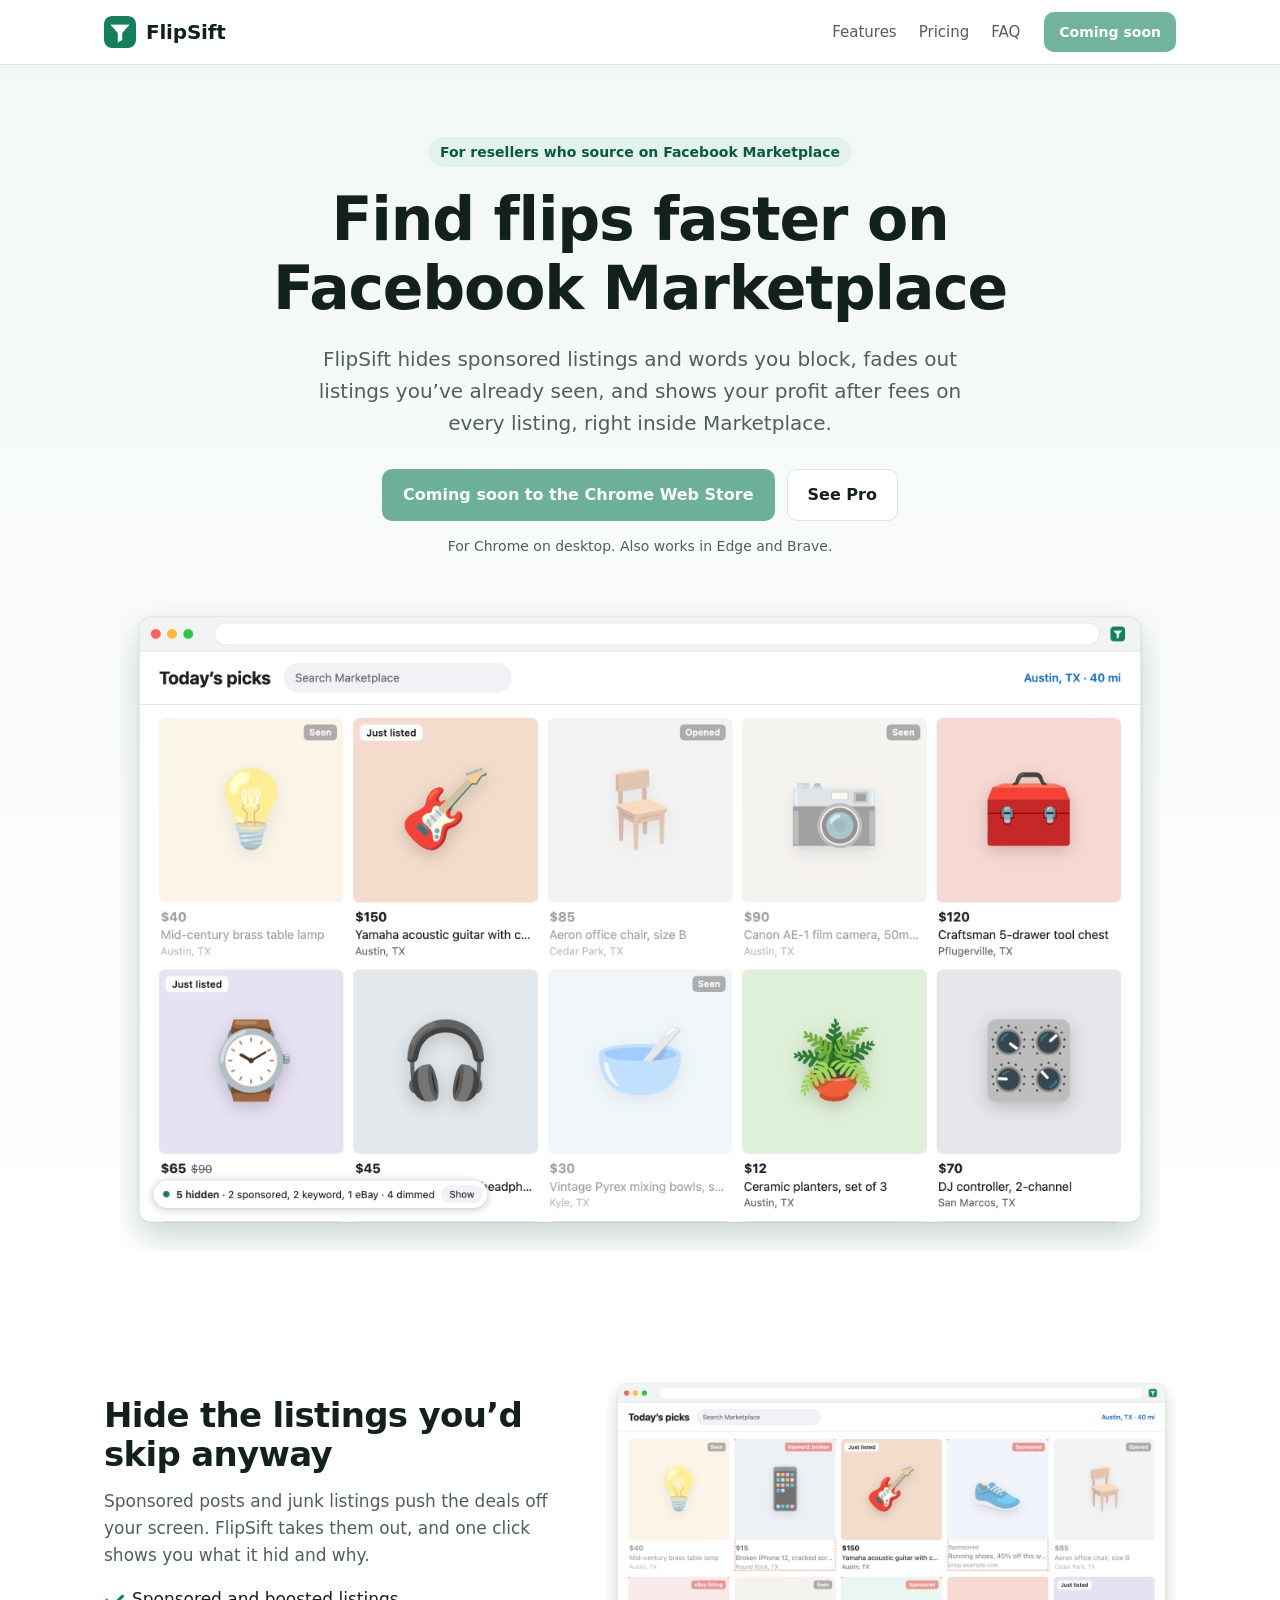
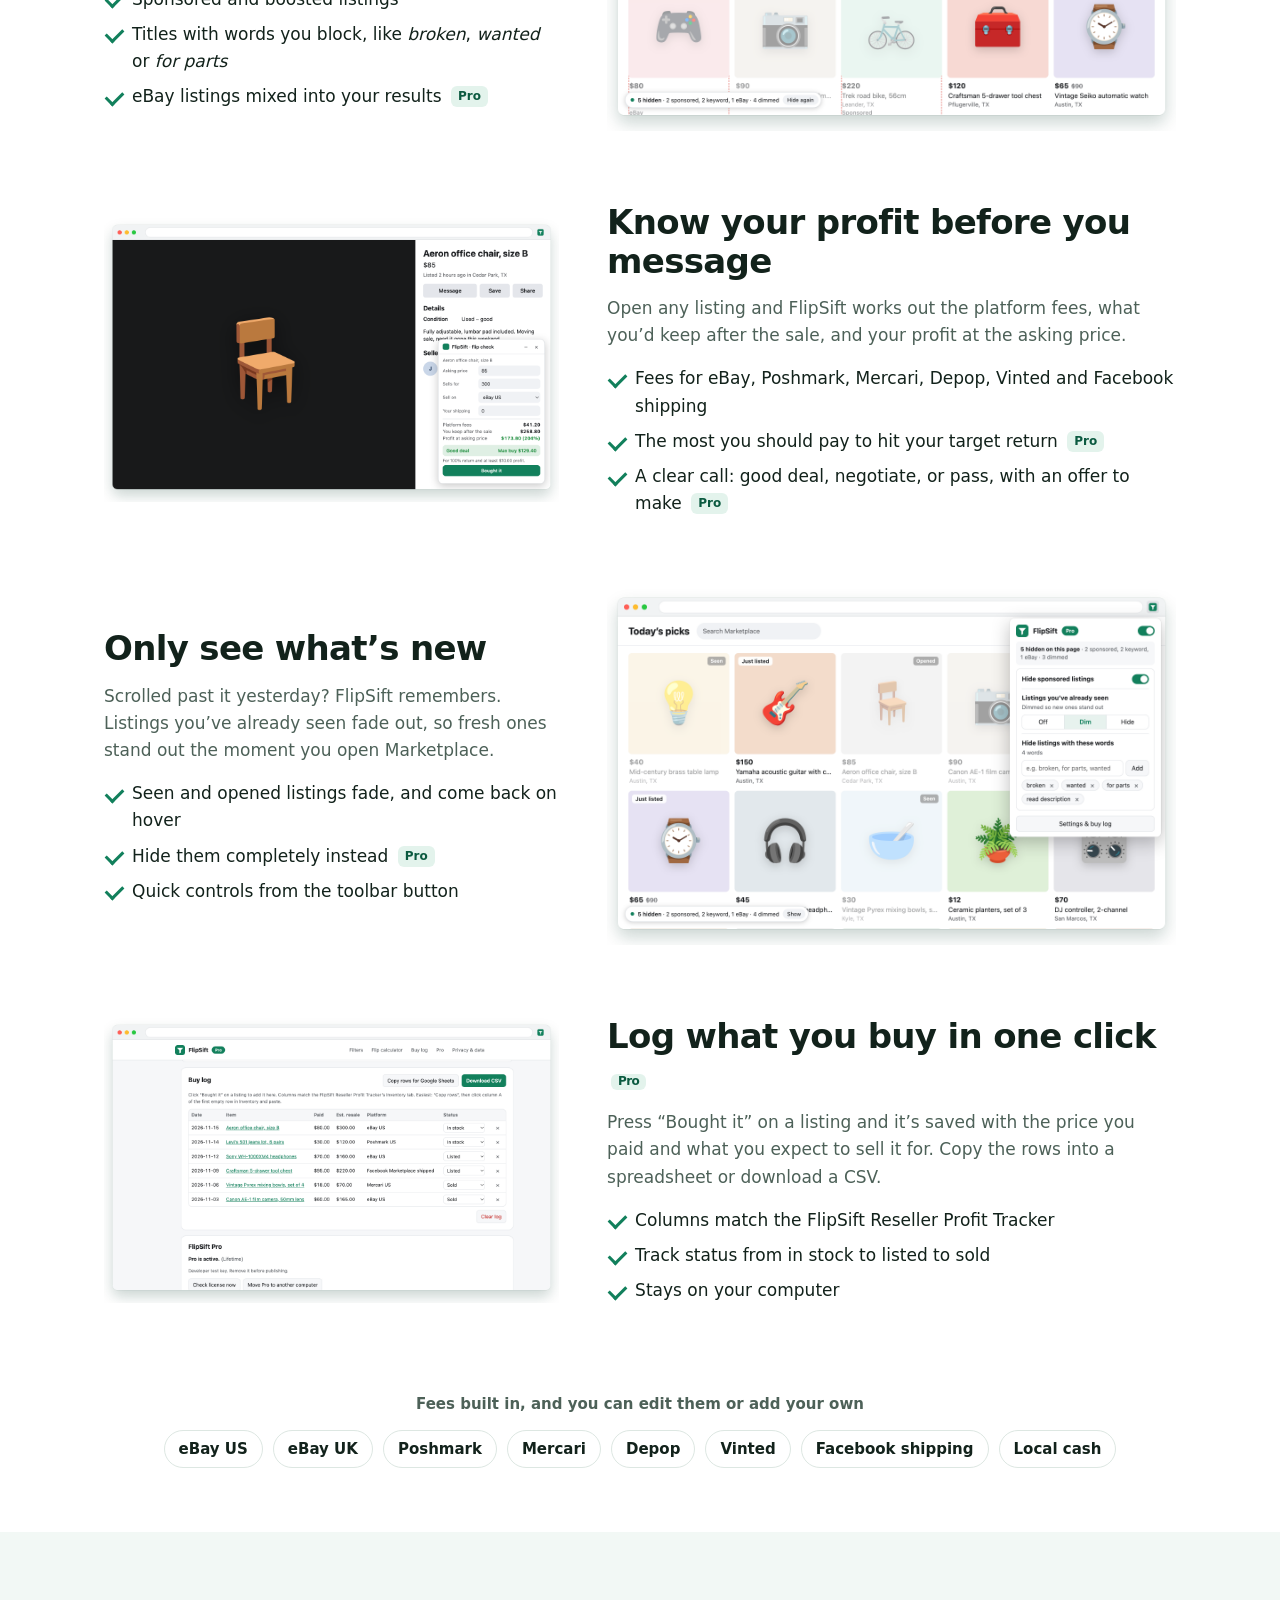
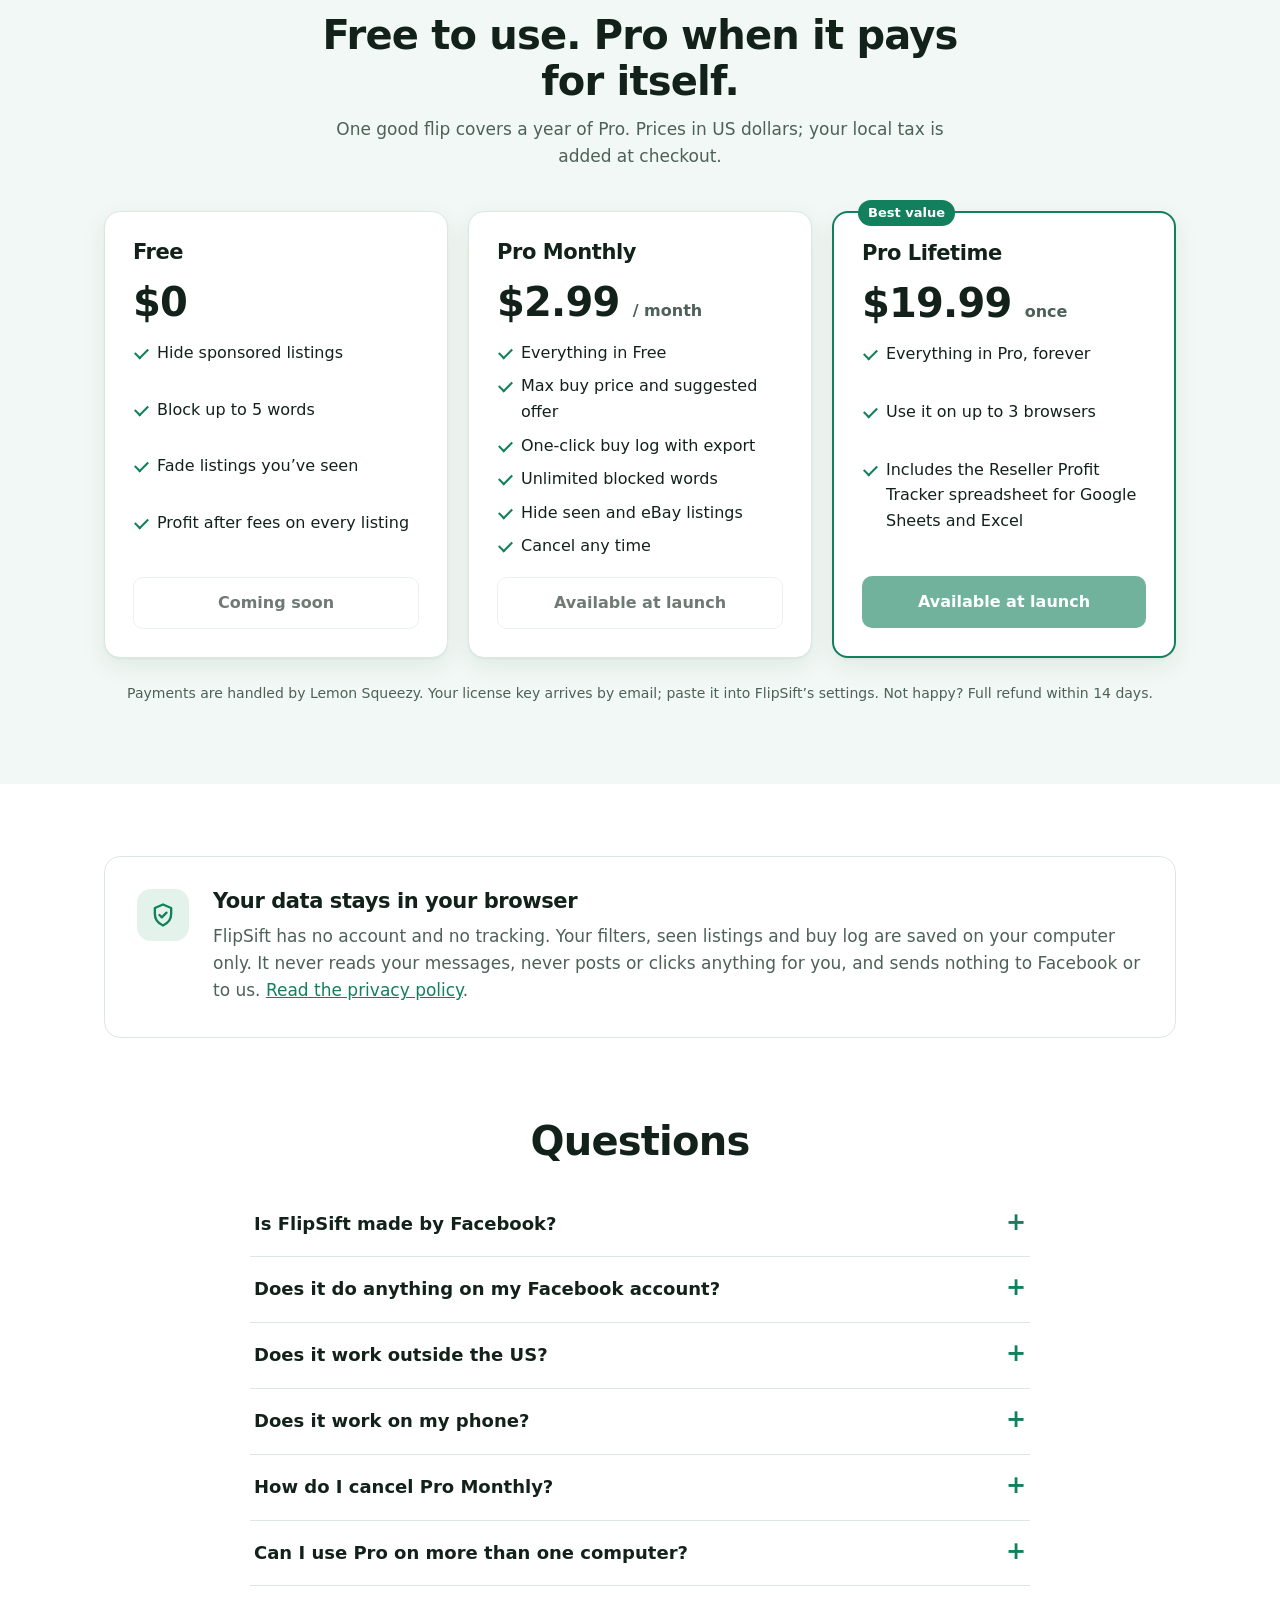
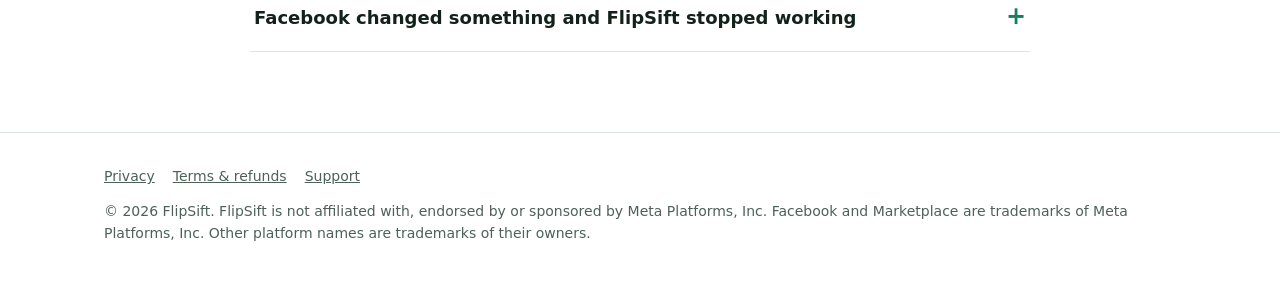
<file: index.html>
<!doctype html>
<html lang="en">
  <head>
    <meta charset="utf-8" />
    <meta name="viewport" content="width=device-width, initial-scale=1" />
    <title>FlipSift: Marketplace filter &amp; flip profit calculator</title>
    <meta name="description" content="A Chrome extension for resellers: hide sponsored listings and blocked words on Facebook Marketplace, dim listings you've already seen, and see your profit after eBay, Poshmark, Mercari or Depop fees on every listing." />
    <link rel="canonical" href="https://iamkelvinsaputra.github.io/flipsift/" />
    <link rel="icon" type="image/png" sizes="32x32" href="assets/icon-32.png" />
    <link rel="apple-touch-icon" href="assets/icon-128.png" />
    <meta property="og:type" content="website" />
    <meta property="og:title" content="FlipSift: find flips faster on Facebook Marketplace" />
    <meta property="og:description" content="Hide the clutter, skip listings you've seen, and know your profit after fees before you message the seller." />
    <meta property="og:url" content="https://iamkelvinsaputra.github.io/flipsift/" />
    <meta property="og:image" content="https://iamkelvinsaputra.github.io/flipsift/assets/og.png" />
    <meta property="og:image:width" content="1200" />
    <meta property="og:image:height" content="630" />
    <meta name="twitter:card" content="summary_large_image" />
    <meta name="theme-color" content="#12805c" />
    <link rel="stylesheet" href="style.css" />
    <script src="links.js" defer></script>
  </head>
  <body>
    <header class="site-head">
      <div class="wrap">
        <a class="logo" href="./"><img src="assets/icon-128.png" alt="" width="32" height="32" />FlipSift</a>
        <nav>
          <a href="#features">Features</a>
          <a href="#pricing">Pricing</a>
          <a href="#faq">FAQ</a>
        </nav>
        <a class="btn primary sm" data-link="chrome" data-soon="Coming soon">Add to Chrome</a>
      </div>
    </header>

    <main>
      <section class="hero">
        <div class="wrap">
          <span class="eyebrow">For resellers who source on Facebook Marketplace</span>
          <h1>Find flips faster on Facebook Marketplace</h1>
          <p class="lede">FlipSift hides sponsored listings and words you block, fades out listings you’ve already seen, and shows your profit after fees on every listing, right inside Marketplace.</p>
          <div class="ctas">
            <a class="btn primary" data-link="chrome" data-soon="Coming soon to the Chrome Web Store">Add to Chrome, it’s free</a>
            <a class="btn ghost" href="#pricing">See Pro</a>
          </div>
          <p class="note">For Chrome on desktop. Also works in Edge and Brave.</p>
          <img class="shot" src="assets/shot-clean.png" width="1280" height="800" alt="Marketplace with FlipSift: seen listings faded, and a counter showing 5 listings hidden: 2 sponsored, 2 keyword, 1 eBay." />
        </div>
      </section>

      <section class="features" id="features">
        <div class="wrap">
          <div class="feature">
            <div class="copy">
              <h2>Hide the listings you’d skip anyway</h2>
              <p>Sponsored posts and junk listings push the deals off your screen. FlipSift takes them out, and one click shows you what it hid and why.</p>
              <ul>
                <li>Sponsored and boosted listings</li>
                <li>Titles with words you block, like <em>broken</em>, <em>wanted</em> or <em>for parts</em></li>
                <li>eBay listings mixed into your results <span class="pro-tag">Pro</span></li>
              </ul>
            </div>
            <img src="assets/shot-reveal.png" width="1280" height="800" loading="lazy" alt="Hidden listings shown with red outlines and their reasons: Keyword: broken, Sponsored, eBay listing." />
          </div>

          <div class="feature">
            <div class="copy">
              <h2>Know your profit before you message</h2>
              <p>Open any listing and FlipSift works out the platform fees, what you’d keep after the sale, and your profit at the asking price.</p>
              <ul>
                <li>Fees for eBay, Poshmark, Mercari, Depop, Vinted and Facebook shipping</li>
                <li>The most you should pay to hit your target return <span class="pro-tag">Pro</span></li>
                <li>A clear call: good deal, negotiate, or pass, with an offer to make <span class="pro-tag">Pro</span></li>
              </ul>
            </div>
            <img src="assets/shot-item.png" width="1280" height="800" loading="lazy" alt="A listing for an office chair at $85 with the FlipSift panel: fees $41.20, keep $258.80, profit $173.80, Good deal, max buy $129.40." />
          </div>

          <div class="feature">
            <div class="copy">
              <h2>Only see what’s new</h2>
              <p>Scrolled past it yesterday? FlipSift remembers. Listings you’ve already seen fade out, so fresh ones stand out the moment you open Marketplace.</p>
              <ul>
                <li>Seen and opened listings fade, and come back on hover</li>
                <li>Hide them completely instead <span class="pro-tag">Pro</span></li>
                <li>Quick controls from the toolbar button</li>
              </ul>
            </div>
            <img src="assets/shot-popup.png" width="1280" height="800" loading="lazy" alt="The FlipSift toolbar popup showing 5 hidden on this page, the seen-listing setting, and blocked words." />
          </div>

          <div class="feature">
            <div class="copy">
              <h2>Log what you buy in one click <span class="pro-tag">Pro</span></h2>
              <p>Press “Bought it” on a listing and it’s saved with the price you paid and what you expect to sell it for. Copy the rows into a spreadsheet or download a CSV.</p>
              <ul>
                <li>Columns match the FlipSift Reseller Profit Tracker</li>
                <li>Track status from in stock to listed to sold</li>
                <li>Stays on your computer</li>
              </ul>
            </div>
            <img src="assets/shot-log.png" width="1280" height="800" loading="lazy" alt="The FlipSift buy log with six items, prices paid, estimated resale, platform and status." />
          </div>
        </div>
      </section>

      <section class="platforms">
        <div class="wrap">
          <p>Fees built in, and you can edit them or add your own</p>
          <ul>
            <li>eBay US</li>
            <li>eBay UK</li>
            <li>Poshmark</li>
            <li>Mercari</li>
            <li>Depop</li>
            <li>Vinted</li>
            <li>Facebook shipping</li>
            <li>Local cash</li>
          </ul>
        </div>
      </section>

      <section class="pricing" id="pricing">
        <div class="wrap">
          <div class="head">
            <h2>Free to use. Pro when it pays for itself.</h2>
            <p>One good flip covers a year of Pro. Prices in US dollars; your local tax is added at checkout.</p>
          </div>
          <div class="plans">
            <div class="plan">
              <h3>Free</h3>
              <div class="price">$0</div>
              <ul>
                <li>Hide sponsored listings</li>
                <li>Block up to 5 words</li>
                <li>Fade listings you’ve seen</li>
                <li>Profit after fees on every listing</li>
              </ul>
              <a class="btn ghost" data-link="chrome" data-soon="Coming soon">Add to Chrome</a>
            </div>
            <div class="plan">
              <h3>Pro Monthly</h3>
              <div class="price">$2.99 <span>/ month</span></div>
              <ul>
                <li>Everything in Free</li>
                <li>Max buy price and suggested offer</li>
                <li>One-click buy log with export</li>
                <li>Unlimited blocked words</li>
                <li>Hide seen and eBay listings</li>
                <li>Cancel any time</li>
              </ul>
              <a class="btn ghost" data-link="monthly" data-soon="Available at launch">Get Pro Monthly</a>
            </div>
            <div class="plan best">
              <h3>Pro Lifetime</h3>
              <div class="price">$19.99 <span>once</span></div>
              <ul>
                <li>Everything in Pro, forever</li>
                <li>Use it on up to 3 browsers</li>
                <li>Includes the Reseller Profit Tracker spreadsheet for Google Sheets and Excel</li>
              </ul>
              <a class="btn primary" data-link="lifetime" data-soon="Available at launch">Get Pro Lifetime</a>
            </div>
          </div>
          <p class="muted small" style="text-align:center;margin-top:24px">Payments are handled by Lemon Squeezy. Your license key arrives by email; paste it into FlipSift’s settings. Not happy? Full refund within 14 days.</p>
        </div>
      </section>

      <section class="privacy-band">
        <div class="wrap">
          <div class="box">
            <div class="icon" aria-hidden="true">
              <svg viewBox="0 0 24 24" fill="none" stroke-width="2" stroke-linecap="round" stroke-linejoin="round"><path d="M12 3l7 3v5c0 4.5-3 8.3-7 10-4-1.7-7-5.5-7-10V6l7-3z" /><path d="M9 12l2 2 4-4" /></svg>
            </div>
            <div>
              <h3>Your data stays in your browser</h3>
              <p>FlipSift has no account and no tracking. Your filters, seen listings and buy log are saved on your computer only. It never reads your messages, never posts or clicks anything for you, and sends nothing to Facebook or to us. <a href="privacy.html">Read the privacy policy</a>.</p>
            </div>
          </div>
        </div>
      </section>

      <section class="faq" id="faq">
        <div class="wrap">
          <h2>Questions</h2>
          <details>
            <summary>Is FlipSift made by Facebook?</summary>
            <p>No. FlipSift is an independent tool. It isn’t affiliated with, endorsed by or sponsored by Meta, Facebook, eBay or any other platform it mentions.</p>
          </details>
          <details>
            <summary>Does it do anything on my Facebook account?</summary>
            <p>No. It only changes what Marketplace pages look like in your own browser, the way an ad blocker does. It never sends messages, clicks buttons, posts or changes anything on your account.</p>
          </details>
          <details>
            <summary>Does it work outside the US?</summary>
            <p>Yes. FlipSift works on Marketplace in any country and reads prices in any currency, including £, € and Rp. The built-in fees cover US and UK selling platforms, and you can add your own.</p>
          </details>
          <details>
            <summary>Does it work on my phone?</summary>
            <p>Not yet. It’s a browser extension for Chrome on a computer. It also works in Edge and Brave.</p>
          </details>
          <details>
            <summary>How do I cancel Pro Monthly?</summary>
            <p>Use the link in your Lemon Squeezy receipt email to manage or cancel your subscription. Pro keeps working until the end of the month you paid for.</p>
          </details>
          <details>
            <summary>Can I use Pro on more than one computer?</summary>
            <p>Yes, on up to 3 browsers. To move it, choose “Move Pro to another computer” in FlipSift’s settings, then enter your key on the new one.</p>
          </details>
          <details>
            <summary>Facebook changed something and FlipSift stopped working</summary>
            <p>Facebook changes its pages often. Updates usually reach you automatically within a few days. You can also <a data-link="support" data-soon="tell us">tell us</a> what you see.</p>
          </details>
        </div>
      </section>
    </main>

    <footer class="site-foot">
      <div class="wrap">
        <nav>
          <a href="privacy.html">Privacy</a>
          <a href="terms.html">Terms &amp; refunds</a>
          <a data-link="support" data-soon="Support">Support</a>
        </nav>
        <p>© <span id="year">2026</span> FlipSift. FlipSift is not affiliated with, endorsed by or sponsored by Meta Platforms, Inc. Facebook and Marketplace are trademarks of Meta Platforms, Inc. Other platform names are trademarks of their owners.</p>
      </div>
    </footer>
  </body>
</html>
</file>
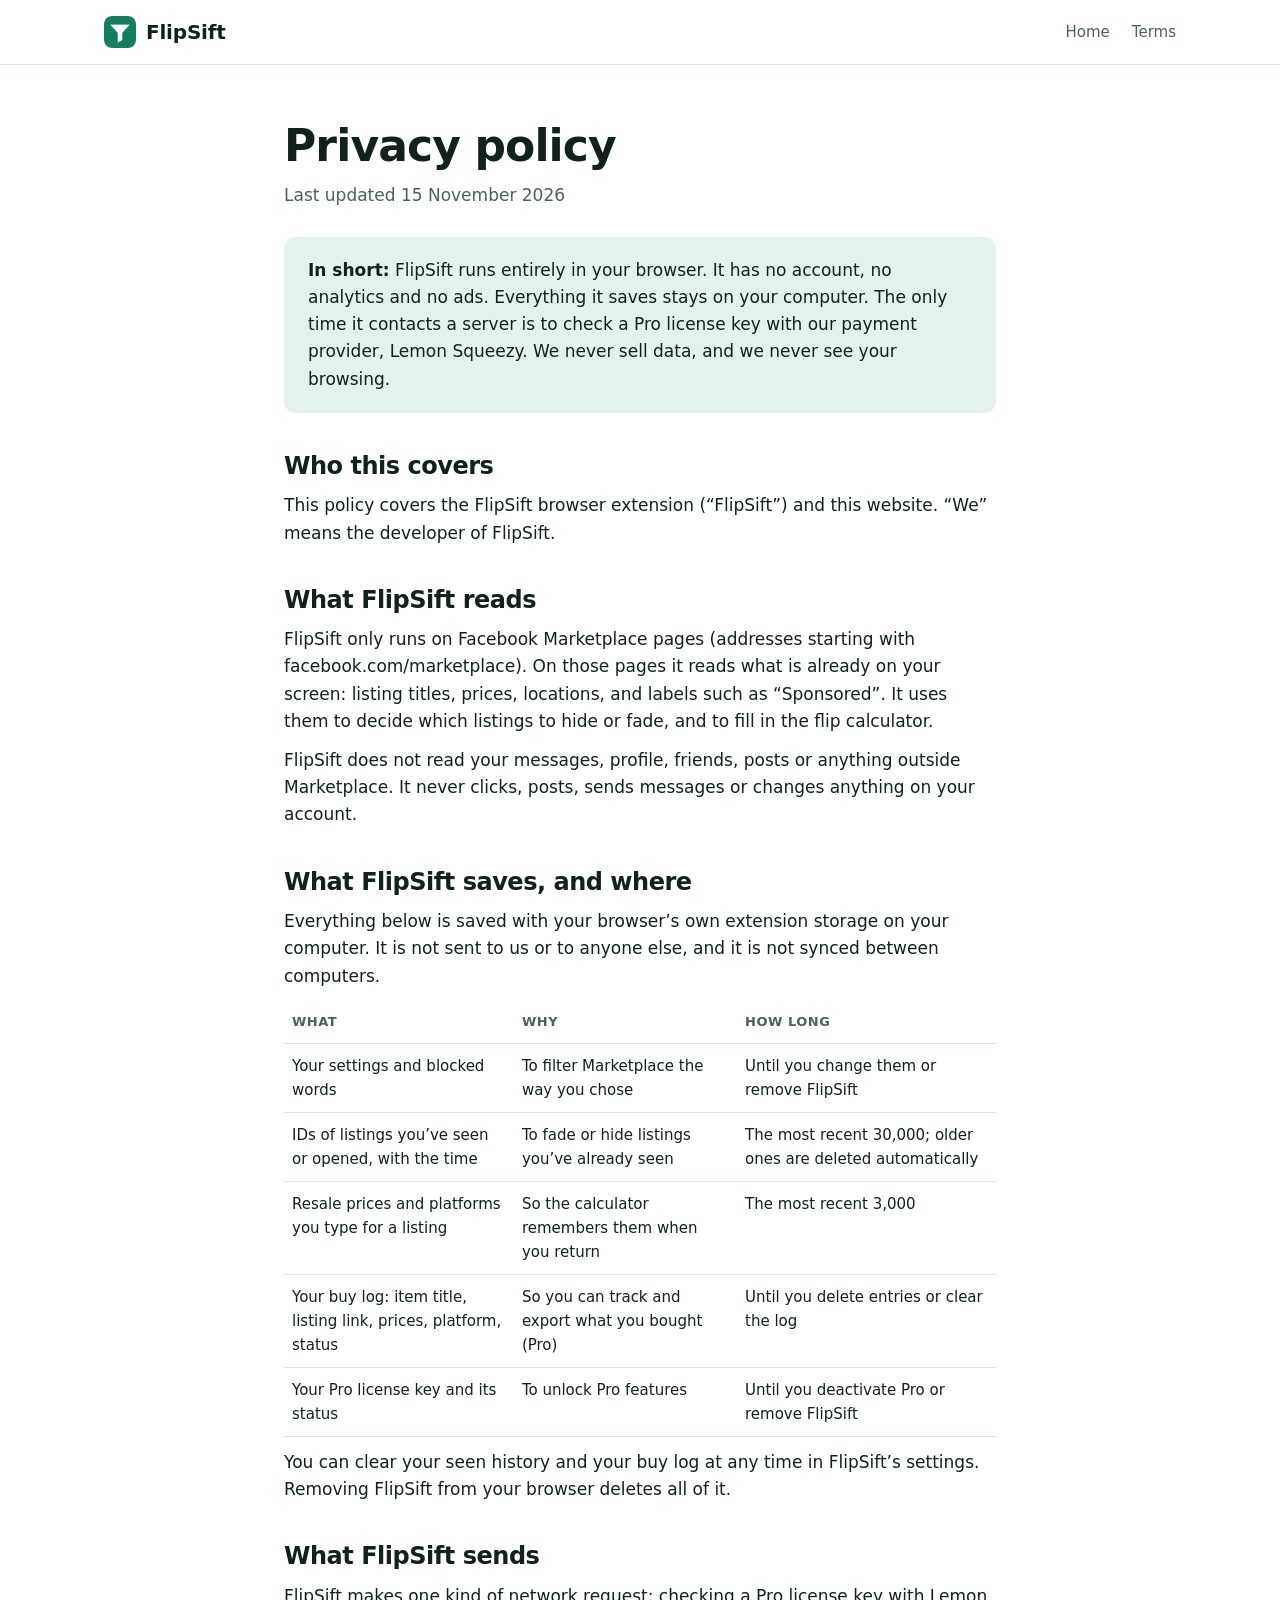
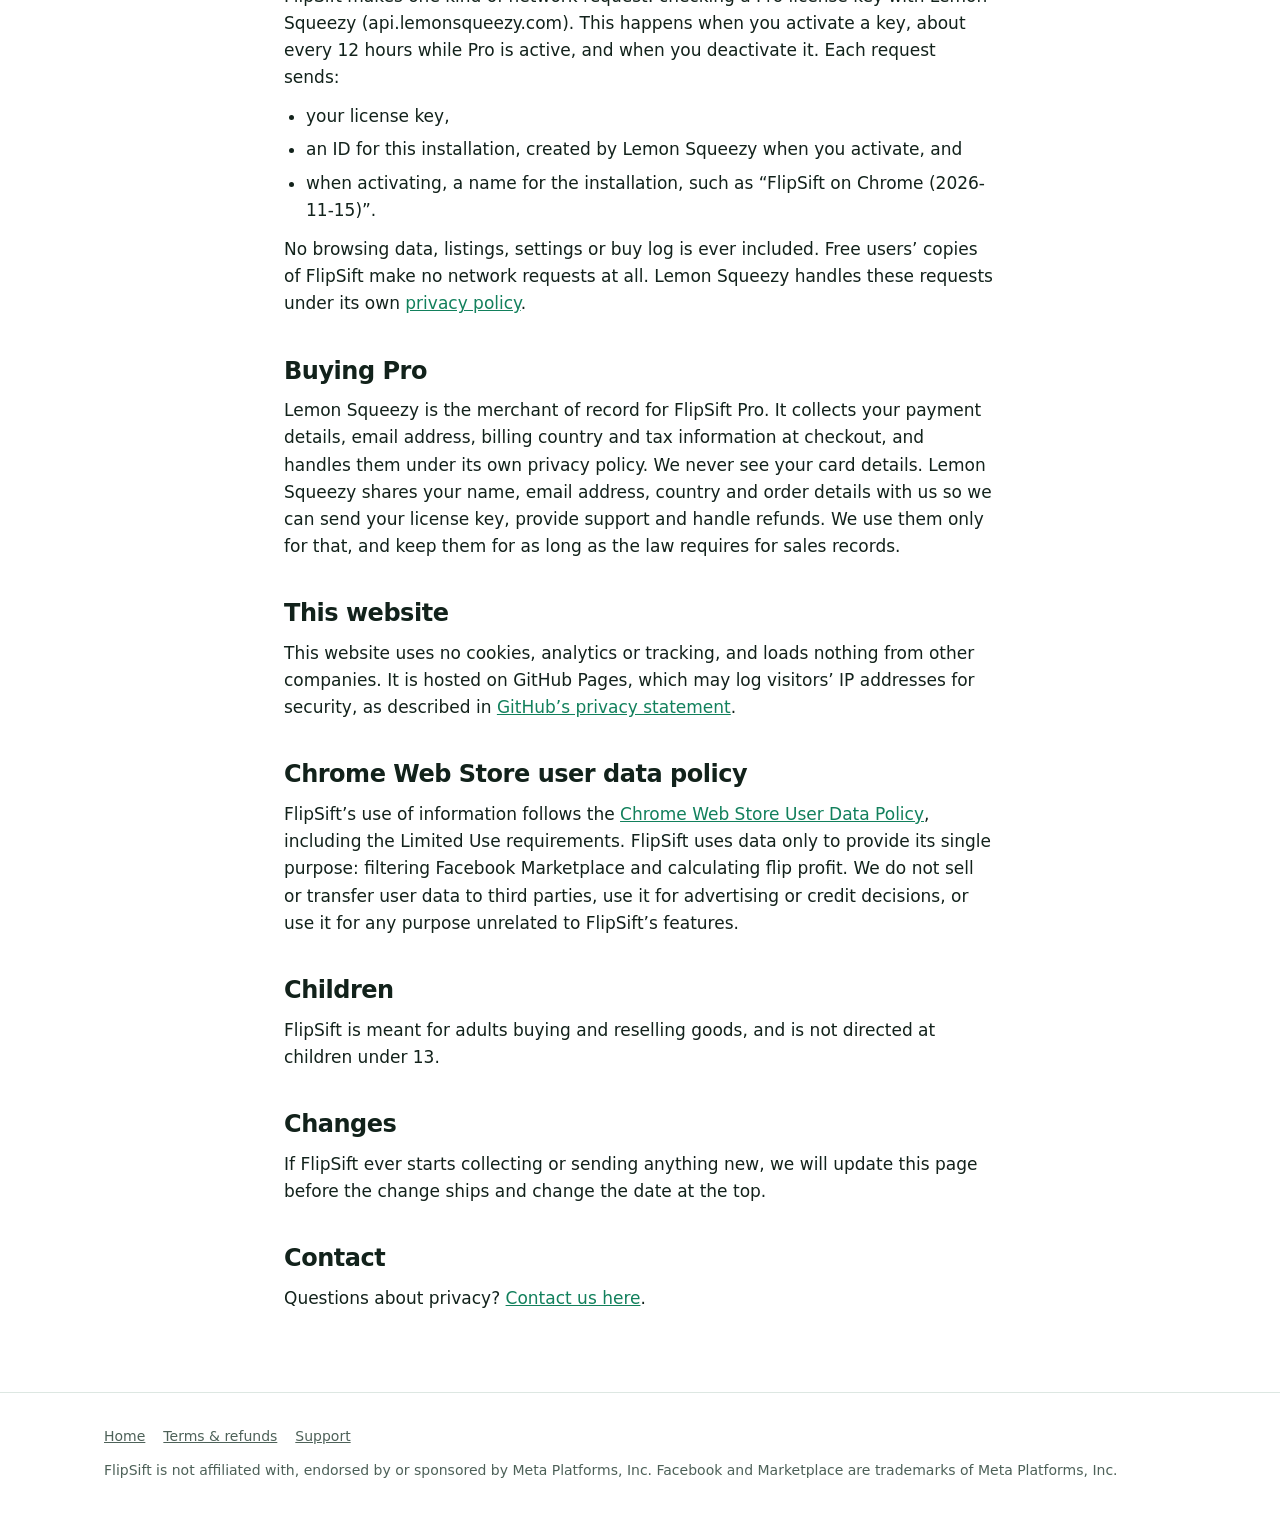
<file: privacy.html>
<!doctype html>
<html lang="en">
  <head>
    <meta charset="utf-8" />
    <meta name="viewport" content="width=device-width, initial-scale=1" />
    <title>FlipSift privacy policy</title>
    <meta name="description" content="What the FlipSift browser extension and website collect, store and send." />
    <link rel="canonical" href="https://iamkelvinsaputra.github.io/flipsift/privacy.html" />
    <link rel="icon" type="image/png" sizes="32x32" href="assets/icon-32.png" />
    <link rel="stylesheet" href="style.css" />
    <script src="links.js" defer></script>
  </head>
  <body>
    <header class="site-head">
      <div class="wrap">
        <a class="logo" href="./"><img src="assets/icon-128.png" alt="" width="32" height="32" />FlipSift</a>
        <nav><a class="keep" href="./">Home</a><a href="terms.html">Terms</a></nav>
      </div>
    </header>

    <main class="legal">
      <div class="wrap">
        <h1>Privacy policy</h1>
        <p class="updated">Last updated 15 November 2026</p>

        <div class="summary">
          <p><strong>In short:</strong> FlipSift runs entirely in your browser. It has no account, no analytics and no ads. Everything it saves stays on your computer. The only time it contacts a server is to check a Pro license key with our payment provider, Lemon Squeezy. We never sell data, and we never see your browsing.</p>
        </div>

        <h2>Who this covers</h2>
        <p>This policy covers the FlipSift browser extension (“FlipSift”) and this website. “We” means the developer of FlipSift.</p>

        <h2>What FlipSift reads</h2>
        <p>FlipSift only runs on Facebook Marketplace pages (addresses starting with facebook.com/marketplace). On those pages it reads what is already on your screen: listing titles, prices, locations, and labels such as “Sponsored”. It uses them to decide which listings to hide or fade, and to fill in the flip calculator.</p>
        <p>FlipSift does not read your messages, profile, friends, posts or anything outside Marketplace. It never clicks, posts, sends messages or changes anything on your account.</p>

        <h2>What FlipSift saves, and where</h2>
        <p>Everything below is saved with your browser’s own extension storage on your computer. It is not sent to us or to anyone else, and it is not synced between computers.</p>
        <table>
          <thead><tr><th>What</th><th>Why</th><th>How long</th></tr></thead>
          <tbody>
            <tr><td>Your settings and blocked words</td><td>To filter Marketplace the way you chose</td><td>Until you change them or remove FlipSift</td></tr>
            <tr><td>IDs of listings you’ve seen or opened, with the time</td><td>To fade or hide listings you’ve already seen</td><td>The most recent 30,000; older ones are deleted automatically</td></tr>
            <tr><td>Resale prices and platforms you type for a listing</td><td>So the calculator remembers them when you return</td><td>The most recent 3,000</td></tr>
            <tr><td>Your buy log: item title, listing link, prices, platform, status</td><td>So you can track and export what you bought (Pro)</td><td>Until you delete entries or clear the log</td></tr>
            <tr><td>Your Pro license key and its status</td><td>To unlock Pro features</td><td>Until you deactivate Pro or remove FlipSift</td></tr>
          </tbody>
        </table>
        <p>You can clear your seen history and your buy log at any time in FlipSift’s settings. Removing FlipSift from your browser deletes all of it.</p>

        <h2>What FlipSift sends</h2>
        <p>FlipSift makes one kind of network request: checking a Pro license key with Lemon Squeezy (api.lemonsqueezy.com). This happens when you activate a key, about every 12 hours while Pro is active, and when you deactivate it. Each request sends:</p>
        <ul>
          <li>your license key,</li>
          <li>an ID for this installation, created by Lemon Squeezy when you activate, and</li>
          <li>when activating, a name for the installation, such as “FlipSift on Chrome (2026-11-15)”.</li>
        </ul>
        <p>No browsing data, listings, settings or buy log is ever included. Free users’ copies of FlipSift make no network requests at all. Lemon Squeezy handles these requests under its own <a href="https://www.lemonsqueezy.com/privacy" rel="noopener">privacy policy</a>.</p>

        <h2>Buying Pro</h2>
        <p>Lemon Squeezy is the merchant of record for FlipSift Pro. It collects your payment details, email address, billing country and tax information at checkout, and handles them under its own privacy policy. We never see your card details. Lemon Squeezy shares your name, email address, country and order details with us so we can send your license key, provide support and handle refunds. We use them only for that, and keep them for as long as the law requires for sales records.</p>

        <h2>This website</h2>
        <p>This website uses no cookies, analytics or tracking, and loads nothing from other companies. It is hosted on GitHub Pages, which may log visitors’ IP addresses for security, as described in <a href="https://docs.github.com/en/site-policy/privacy-policies/github-general-privacy-statement" rel="noopener">GitHub’s privacy statement</a>.</p>

        <h2>Chrome Web Store user data policy</h2>
        <p>FlipSift’s use of information follows the <a href="https://developer.chrome.com/docs/webstore/program-policies/user-data-faq" rel="noopener">Chrome Web Store User Data Policy</a>, including the Limited Use requirements. FlipSift uses data only to provide its single purpose: filtering Facebook Marketplace and calculating flip profit. We do not sell or transfer user data to third parties, use it for advertising or credit decisions, or use it for any purpose unrelated to FlipSift’s features.</p>

        <h2>Children</h2>
        <p>FlipSift is meant for adults buying and reselling goods, and is not directed at children under 13.</p>

        <h2>Changes</h2>
        <p>If FlipSift ever starts collecting or sending anything new, we will update this page before the change ships and change the date at the top.</p>

        <h2>Contact</h2>
        <p>Questions about privacy? <a data-link="support" data-soon="Contact details coming soon">Contact us here</a>.</p>
      </div>
    </main>

    <footer class="site-foot">
      <div class="wrap">
        <nav><a href="./">Home</a><a href="terms.html">Terms &amp; refunds</a><a data-link="support" data-soon="Support">Support</a></nav>
        <p>FlipSift is not affiliated with, endorsed by or sponsored by Meta Platforms, Inc. Facebook and Marketplace are trademarks of Meta Platforms, Inc.</p>
      </div>
    </footer>
  </body>
</html>
</file>
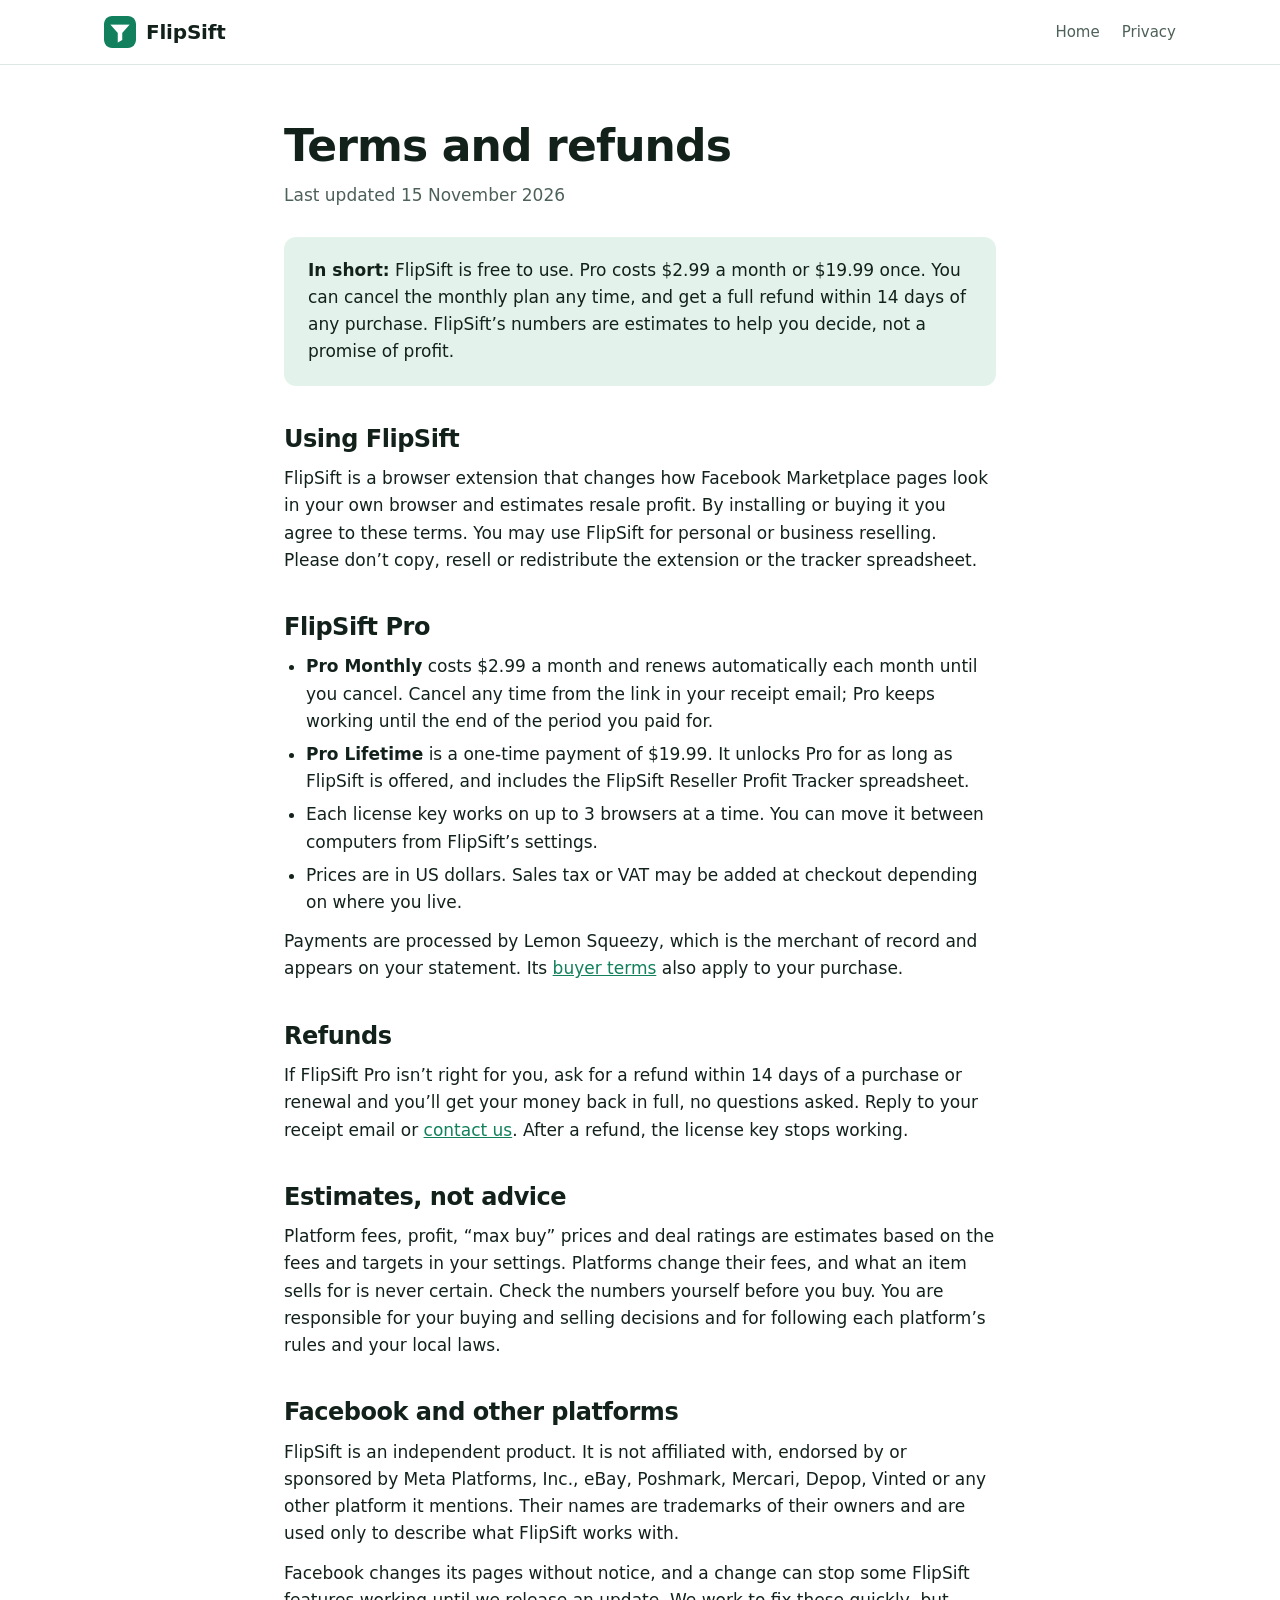
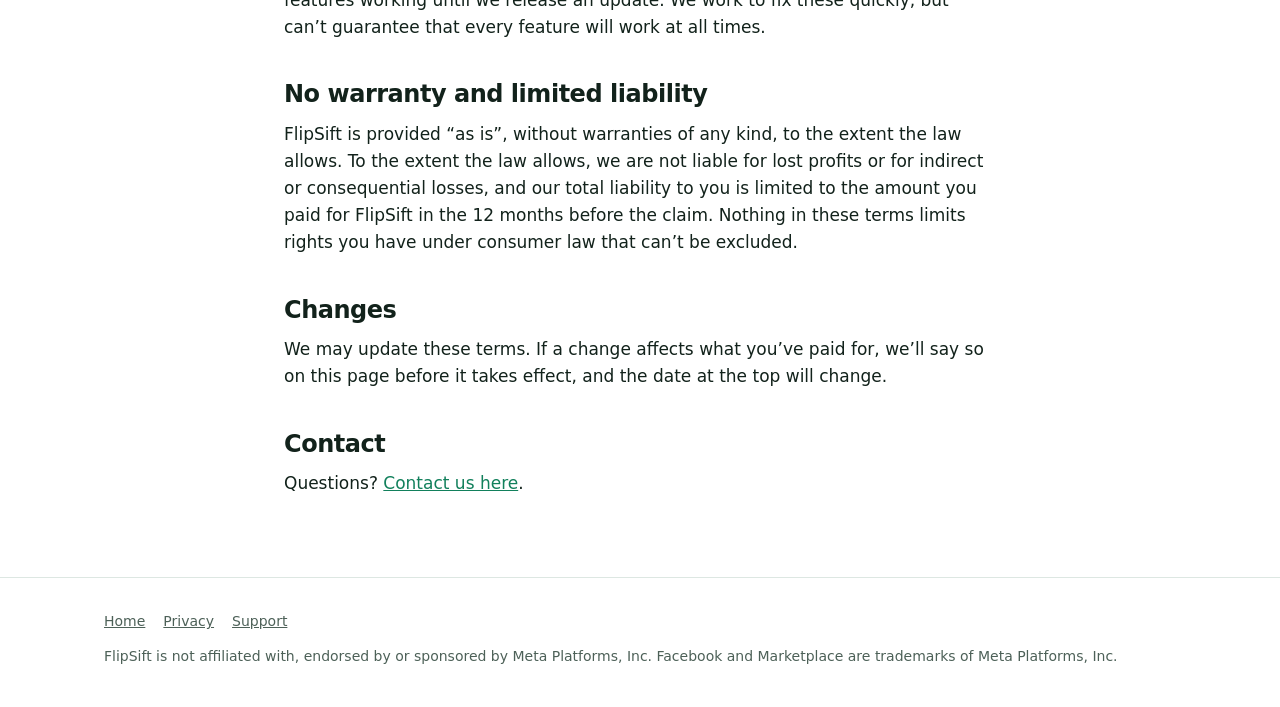
<file: terms.html>
<!doctype html>
<html lang="en">
  <head>
    <meta charset="utf-8" />
    <meta name="viewport" content="width=device-width, initial-scale=1" />
    <title>FlipSift terms and refunds</title>
    <meta name="description" content="Terms of use, subscription and refund policy for FlipSift and FlipSift Pro." />
    <link rel="canonical" href="https://iamkelvinsaputra.github.io/flipsift/terms.html" />
    <link rel="icon" type="image/png" sizes="32x32" href="assets/icon-32.png" />
    <link rel="stylesheet" href="style.css" />
    <script src="links.js" defer></script>
  </head>
  <body>
    <header class="site-head">
      <div class="wrap">
        <a class="logo" href="./"><img src="assets/icon-128.png" alt="" width="32" height="32" />FlipSift</a>
        <nav><a class="keep" href="./">Home</a><a href="privacy.html">Privacy</a></nav>
      </div>
    </header>

    <main class="legal">
      <div class="wrap">
        <h1>Terms and refunds</h1>
        <p class="updated">Last updated 15 November 2026</p>

        <div class="summary">
          <p><strong>In short:</strong> FlipSift is free to use. Pro costs $2.99 a month or $19.99 once. You can cancel the monthly plan any time, and get a full refund within 14 days of any purchase. FlipSift’s numbers are estimates to help you decide, not a promise of profit.</p>
        </div>

        <h2>Using FlipSift</h2>
        <p>FlipSift is a browser extension that changes how Facebook Marketplace pages look in your own browser and estimates resale profit. By installing or buying it you agree to these terms. You may use FlipSift for personal or business reselling. Please don’t copy, resell or redistribute the extension or the tracker spreadsheet.</p>

        <h2>FlipSift Pro</h2>
        <ul>
          <li><strong>Pro Monthly</strong> costs $2.99 a month and renews automatically each month until you cancel. Cancel any time from the link in your receipt email; Pro keeps working until the end of the period you paid for.</li>
          <li><strong>Pro Lifetime</strong> is a one-time payment of $19.99. It unlocks Pro for as long as FlipSift is offered, and includes the FlipSift Reseller Profit Tracker spreadsheet.</li>
          <li>Each license key works on up to 3 browsers at a time. You can move it between computers from FlipSift’s settings.</li>
          <li>Prices are in US dollars. Sales tax or VAT may be added at checkout depending on where you live.</li>
        </ul>
        <p>Payments are processed by Lemon Squeezy, which is the merchant of record and appears on your statement. Its <a href="https://www.lemonsqueezy.com/buyer-terms" rel="noopener">buyer terms</a> also apply to your purchase.</p>

        <h2>Refunds</h2>
        <p>If FlipSift Pro isn’t right for you, ask for a refund within 14 days of a purchase or renewal and you’ll get your money back in full, no questions asked. Reply to your receipt email or <a data-link="support" data-soon="contact us">contact us</a>. After a refund, the license key stops working.</p>

        <h2>Estimates, not advice</h2>
        <p>Platform fees, profit, “max buy” prices and deal ratings are estimates based on the fees and targets in your settings. Platforms change their fees, and what an item sells for is never certain. Check the numbers yourself before you buy. You are responsible for your buying and selling decisions and for following each platform’s rules and your local laws.</p>

        <h2>Facebook and other platforms</h2>
        <p>FlipSift is an independent product. It is not affiliated with, endorsed by or sponsored by Meta Platforms, Inc., eBay, Poshmark, Mercari, Depop, Vinted or any other platform it mentions. Their names are trademarks of their owners and are used only to describe what FlipSift works with.</p>
        <p>Facebook changes its pages without notice, and a change can stop some FlipSift features working until we release an update. We work to fix these quickly, but can’t guarantee that every feature will work at all times.</p>

        <h2>No warranty and limited liability</h2>
        <p>FlipSift is provided “as is”, without warranties of any kind, to the extent the law allows. To the extent the law allows, we are not liable for lost profits or for indirect or consequential losses, and our total liability to you is limited to the amount you paid for FlipSift in the 12 months before the claim. Nothing in these terms limits rights you have under consumer law that can’t be excluded.</p>

        <h2>Changes</h2>
        <p>We may update these terms. If a change affects what you’ve paid for, we’ll say so on this page before it takes effect, and the date at the top will change.</p>

        <h2>Contact</h2>
        <p>Questions? <a data-link="support" data-soon="Contact details coming soon">Contact us here</a>.</p>
      </div>
    </main>

    <footer class="site-foot">
      <div class="wrap">
        <nav><a href="./">Home</a><a href="privacy.html">Privacy</a><a data-link="support" data-soon="Support">Support</a></nav>
        <p>FlipSift is not affiliated with, endorsed by or sponsored by Meta Platforms, Inc. Facebook and Marketplace are trademarks of Meta Platforms, Inc.</p>
      </div>
    </footer>
  </body>
</html>
</file>
<file: style.css>
/* FlipSift website. System fonts only, so the site makes no third-party requests. */
:root {
  --bg: #ffffff;
  --bg-soft: #f2f8f5;
  --fg: #12221b;
  --muted: #4d6158;
  --line: #dde7e2;
  --accent: #12805c;
  --accent-strong: #0b5a40;
  --accent-ink: #ffffff;
  --accent-soft: #e3f3ec;
  --card: #ffffff;
  --shadow: 0 1px 2px rgba(11, 61, 44, 0.06), 0 8px 24px rgba(11, 61, 44, 0.08);
  color-scheme: light;
}
@media (prefers-color-scheme: dark) {
  :root:not([data-theme="light"]) {
    --bg: #0f1613;
    --bg-soft: #14201b;
    --fg: #e6efea;
    --muted: #a5b8af;
    --line: #26352e;
    --accent: #34c08a;
    --accent-strong: #5fd6a5;
    --accent-ink: #062016;
    --accent-soft: #173327;
    --card: #16211c;
    --shadow: 0 1px 2px rgba(0, 0, 0, 0.3), 0 8px 24px rgba(0, 0, 0, 0.3);
    color-scheme: dark;
  }
}
:root[data-theme="dark"] {
  --bg: #0f1613;
  --bg-soft: #14201b;
  --fg: #e6efea;
  --muted: #a5b8af;
  --line: #26352e;
  --accent: #34c08a;
  --accent-strong: #5fd6a5;
  --accent-ink: #062016;
  --accent-soft: #173327;
  --card: #16211c;
  --shadow: 0 1px 2px rgba(0, 0, 0, 0.3), 0 8px 24px rgba(0, 0, 0, 0.3);
  color-scheme: dark;
}

* { box-sizing: border-box; }
html { scroll-behavior: smooth; -webkit-text-size-adjust: 100%; }
body {
  margin: 0;
  background: var(--bg);
  color: var(--fg);
  font: 17px/1.6 system-ui, -apple-system, "Segoe UI", Roboto, "Helvetica Neue", Arial, sans-serif;
}
img { max-width: 100%; height: auto; display: block; }
a { color: var(--accent); }
a:hover { color: var(--accent-strong); }
h1, h2, h3 { line-height: 1.15; letter-spacing: -0.02em; margin: 0; }
h1 { font-size: clamp(36px, 6vw, 60px); font-weight: 800; }
h2 { font-size: clamp(28px, 4vw, 40px); font-weight: 800; }
h3 { font-size: 21px; font-weight: 700; }
p { margin: 0; }
.wrap { max-width: 1120px; margin: 0 auto; padding: 0 24px; }
.muted { color: var(--muted); }
.small { font-size: 14px; }

/* header */
.site-head { position: sticky; top: 0; z-index: 10; background: color-mix(in srgb, var(--bg) 88%, transparent); backdrop-filter: blur(10px); border-bottom: 1px solid var(--line); }
.site-head .wrap { display: flex; align-items: center; gap: 24px; height: 64px; }
.logo { display: flex; align-items: center; gap: 10px; font-weight: 800; font-size: 20px; color: var(--fg); text-decoration: none; letter-spacing: -0.01em; }
.logo img { width: 32px; height: 32px; border-radius: 8px; }
.site-head nav { display: flex; gap: 22px; margin-left: auto; }
.site-head nav a { color: var(--muted); text-decoration: none; font-size: 15px; font-weight: 500; }
.site-head nav a:hover { color: var(--fg); }

/* buttons */
.btn {
  display: inline-flex; align-items: center; justify-content: center; gap: 8px;
  padding: 12px 20px; border-radius: 10px; font-weight: 700; font-size: 16px;
  text-decoration: none; border: 1px solid transparent; cursor: pointer; white-space: nowrap;
}
.btn.primary { background: var(--accent); color: var(--accent-ink); }
.btn.primary:hover { background: var(--accent-strong); color: var(--accent-ink); }
.btn.ghost { border-color: var(--line); color: var(--fg); background: var(--card); }
.btn.ghost:hover { border-color: var(--accent); color: var(--accent); }
.btn.sm { padding: 8px 14px; font-size: 14px; }
.btn.soon { opacity: 0.6; cursor: default; pointer-events: none; }

/* hero */
.hero { padding: 72px 0 32px; text-align: center; background: linear-gradient(180deg, var(--bg-soft), var(--bg)); }
.hero .eyebrow { display: inline-block; padding: 4px 12px; border-radius: 999px; background: var(--accent-soft); color: var(--accent-strong); font-weight: 700; font-size: 14px; margin-bottom: 18px; }
.hero h1 { max-width: 860px; margin: 0 auto; }
.hero .lede { max-width: 680px; margin: 20px auto 0; font-size: 20px; color: var(--muted); }
.hero .ctas { display: flex; flex-wrap: wrap; gap: 12px; justify-content: center; margin-top: 30px; }
.hero .note { margin-top: 14px; font-size: 14px; color: var(--muted); }
.hero .shot { margin: 44px auto 0; width: 100%; max-width: 1040px; }

/* features */
.features { padding: 56px 0 24px; }
.feature { display: grid; grid-template-columns: 1fr 1.25fr; gap: 48px; align-items: center; padding: 36px 0; }
.feature:nth-child(even) .copy { order: 2; }
.feature .copy h2 { font-size: clamp(26px, 3.4vw, 34px); }
.feature .copy p { margin-top: 14px; color: var(--muted); }
.feature ul { margin: 16px 0 0; padding: 0; list-style: none; display: grid; gap: 8px; }
.feature li { padding-left: 28px; position: relative; }
.feature li::before { content: ""; position: absolute; left: 2px; top: 0.45em; width: 14px; height: 8px; border-left: 3px solid var(--accent); border-bottom: 3px solid var(--accent); transform: rotate(-45deg); }
.pro-tag { display: inline-block; font-size: 12px; font-weight: 800; padding: 1px 7px; border-radius: 6px; background: var(--accent-soft); color: var(--accent-strong); vertical-align: 2px; margin-left: 4px; }

.platforms { padding: 28px 0 8px; text-align: center; }
.platforms p { color: var(--muted); font-weight: 600; font-size: 15px; }
.platforms ul { list-style: none; padding: 0; margin: 14px 0 0; display: flex; flex-wrap: wrap; gap: 10px; justify-content: center; }
.platforms li { padding: 6px 14px; border-radius: 999px; border: 1px solid var(--line); background: var(--card); font-size: 15px; font-weight: 600; }

/* pricing */
.pricing { padding: 80px 0; background: var(--bg-soft); margin-top: 56px; }
.pricing .head { text-align: center; max-width: 640px; margin: 0 auto 40px; }
.pricing .head p { margin-top: 12px; color: var(--muted); }
.plans { display: grid; grid-template-columns: repeat(3, 1fr); gap: 20px; align-items: stretch; }
.plan { background: var(--card); border: 1px solid var(--line); border-radius: 16px; padding: 28px; display: flex; flex-direction: column; gap: 18px; box-shadow: var(--shadow); }
.plan.best { border: 2px solid var(--accent); position: relative; }
.plan.best::before { content: "Best value"; position: absolute; top: -13px; left: 24px; background: var(--accent); color: var(--accent-ink); font-size: 13px; font-weight: 800; padding: 3px 10px; border-radius: 999px; }
.plan .price { font-size: 40px; font-weight: 800; letter-spacing: -0.02em; line-height: 1; }
.plan .price span { font-size: 16px; font-weight: 600; color: var(--muted); letter-spacing: 0; }
.plan ul { margin: 0; padding: 0; list-style: none; display: grid; gap: 8px; flex: 1; font-size: 16px; }
.plan li { padding-left: 24px; position: relative; }
.plan li::before { content: ""; position: absolute; left: 2px; top: 0.5em; width: 11px; height: 6px; border-left: 2.5px solid var(--accent); border-bottom: 2.5px solid var(--accent); transform: rotate(-45deg); }
.plan .btn { width: 100%; }

/* privacy band + faq */
.privacy-band { padding: 72px 0 24px; }
.privacy-band .box { border: 1px solid var(--line); border-radius: 16px; padding: 32px; display: grid; grid-template-columns: auto 1fr; gap: 24px; align-items: start; background: var(--card); }
.privacy-band .icon { width: 52px; height: 52px; border-radius: 14px; background: var(--accent-soft); display: grid; place-items: center; }
.privacy-band .icon svg { width: 28px; height: 28px; stroke: var(--accent); }
.privacy-band p { margin-top: 10px; color: var(--muted); }

.faq { padding: 56px 0 80px; }
.faq h2 { text-align: center; margin-bottom: 28px; }
.faq details { max-width: 780px; margin: 0 auto; border-bottom: 1px solid var(--line); padding: 18px 4px; }
.faq summary { cursor: pointer; font-weight: 700; font-size: 18px; list-style: none; display: flex; justify-content: space-between; gap: 16px; }
.faq summary::-webkit-details-marker { display: none; }
.faq summary::after { content: "+"; color: var(--accent); font-size: 24px; line-height: 1; }
.faq details[open] summary::after { content: "–"; }
.faq details p { margin-top: 10px; color: var(--muted); }

/* footer */
.site-foot { border-top: 1px solid var(--line); padding: 32px 0 40px; font-size: 14px; color: var(--muted); }
.site-foot .wrap { display: grid; gap: 12px; }
.site-foot nav { display: flex; flex-wrap: wrap; gap: 18px; }
.site-foot a { color: var(--muted); }

/* legal pages */
.legal { padding: 56px 0 80px; }
.legal .wrap { max-width: 760px; }
.legal h1 { font-size: clamp(32px, 5vw, 44px); }
.legal .updated { margin-top: 10px; color: var(--muted); }
.legal h2 { font-size: 24px; margin: 40px 0 12px; }
.legal p, .legal li { color: var(--fg); }
.legal p + p { margin-top: 12px; }
.legal ul { padding-left: 22px; display: grid; gap: 6px; margin: 12px 0; }
.legal .summary { margin-top: 28px; padding: 20px 24px; border-radius: 12px; background: var(--accent-soft); }
.legal table { width: 100%; border-collapse: collapse; margin: 12px 0; font-size: 15px; }
.legal th, .legal td { text-align: left; padding: 10px 8px; border-bottom: 1px solid var(--line); vertical-align: top; }
.legal th { font-size: 13px; text-transform: uppercase; letter-spacing: 0.04em; color: var(--muted); }

@media (max-width: 860px) {
  .feature { grid-template-columns: 1fr; gap: 20px; padding: 28px 0; }
  .feature:nth-child(even) .copy { order: 0; }
  .plans { grid-template-columns: 1fr; max-width: 460px; margin: 0 auto; }
  .site-head nav a:not(.keep) { display: none; }
}
@media (max-width: 560px) {
  .wrap { padding: 0 16px; }
  body { font-size: 16px; }
  .hero { padding-top: 48px; }
  .hero .lede { font-size: 18px; }
  .privacy-band .box { grid-template-columns: 1fr; padding: 24px; }
  .hero .btn { white-space: normal; text-align: center; max-width: 100%; }
  .site-head .wrap { gap: 12px; }
}
</file>
